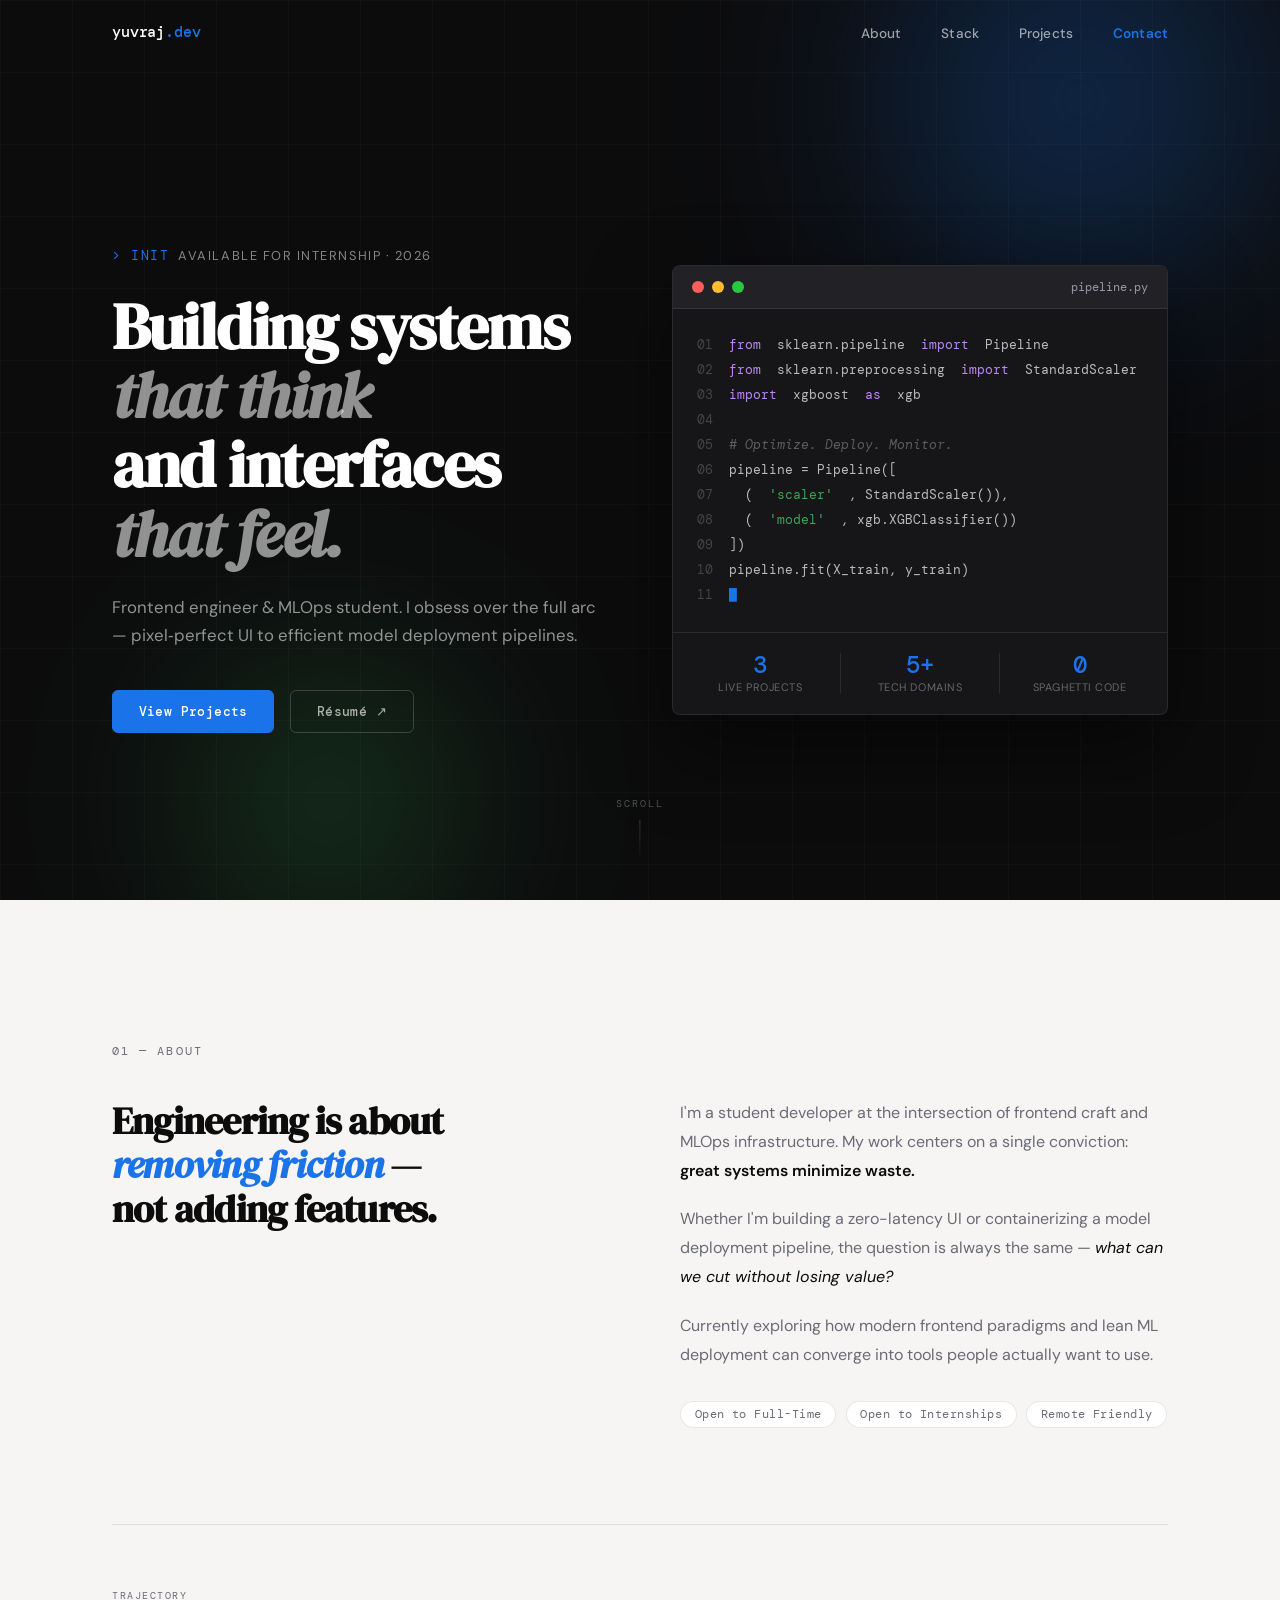
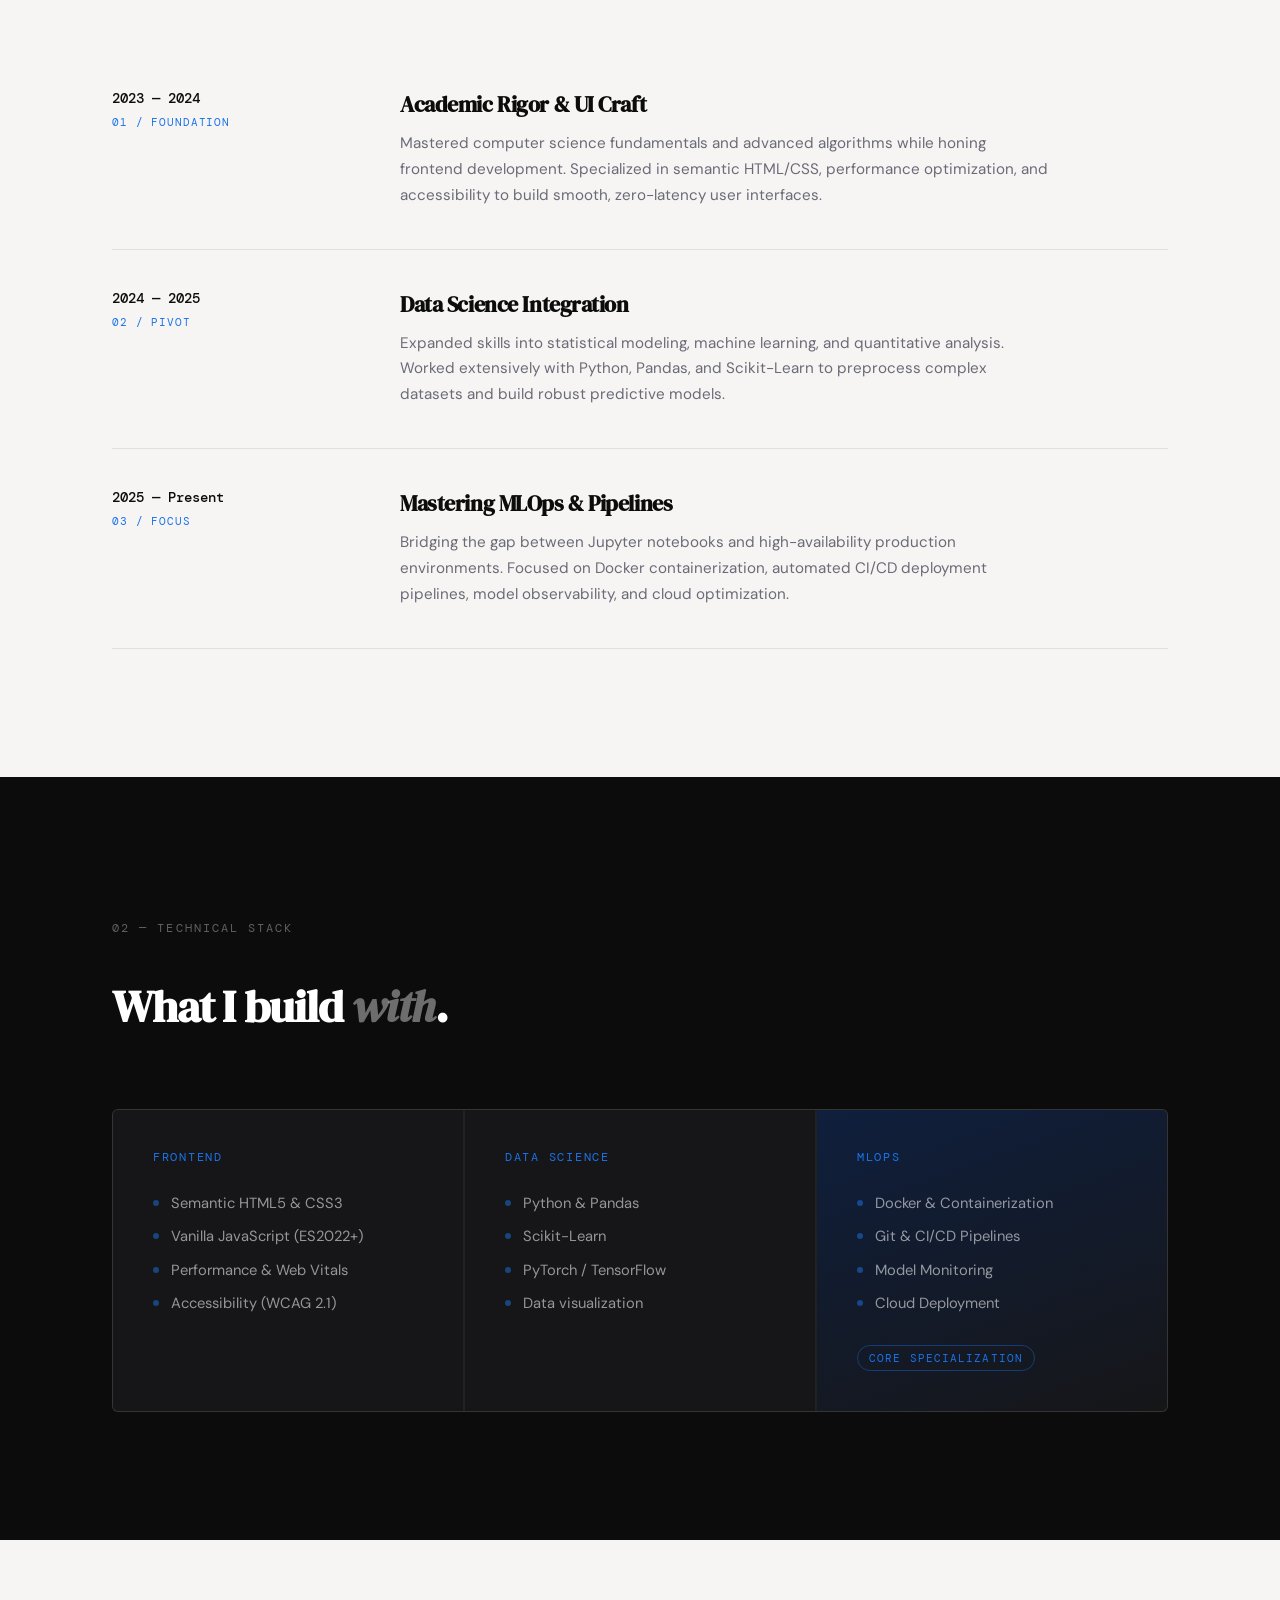
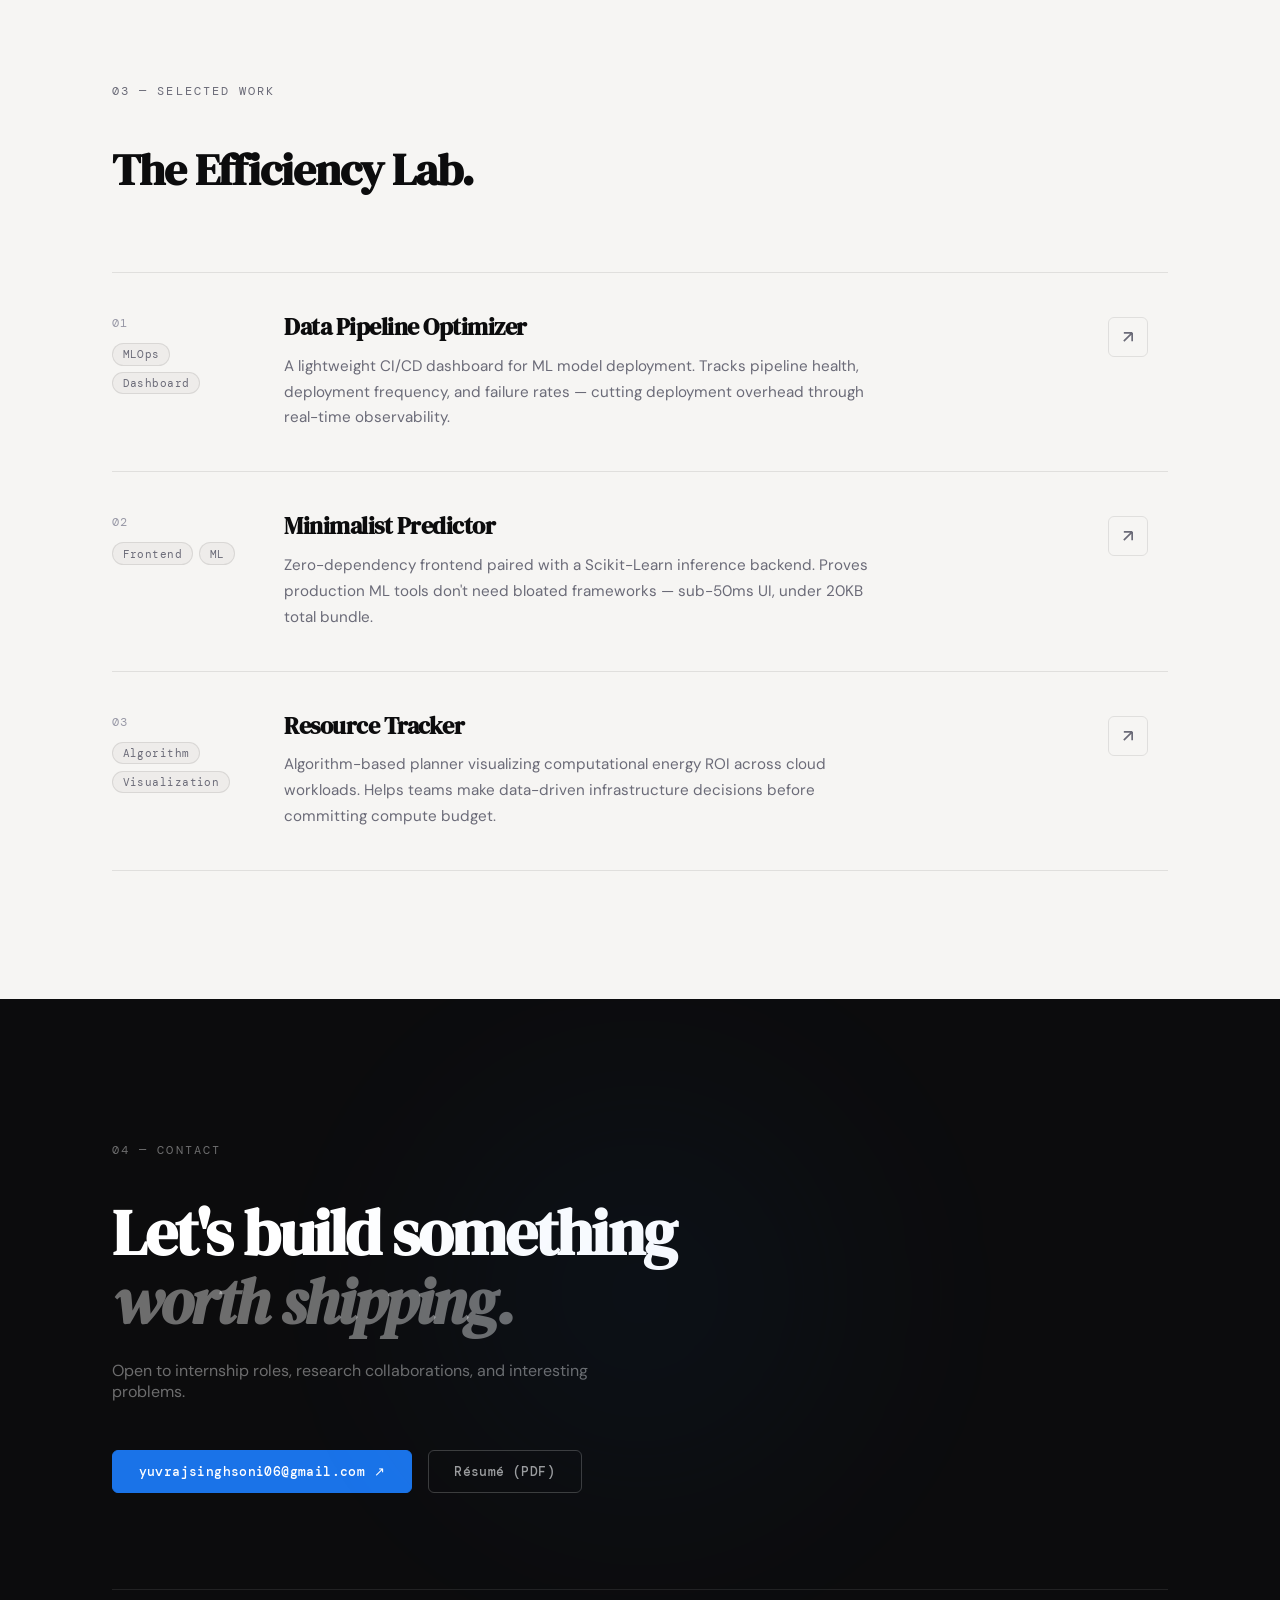
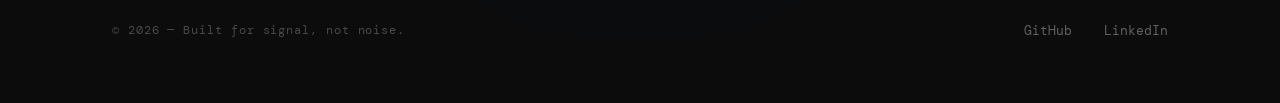
<file: index.html>
<!DOCTYPE html>
<html lang="en">
<head>
    <meta charset="UTF-8">
    <meta name="viewport" content="width=device-width, initial-scale=1.0">
    <title>Yuvraj Singh Soni — Frontend & MLOps Engineer</title>
    <meta name="description" content="Portfolio of Yuvraj Singh Soni, a Frontend & MLOps Engineer specializing in building efficient ML pipelines and pixel-perfect user interfaces.">
    <meta name="author" content="Yuvraj Singh Soni">
    <link rel="preconnect" href="https://fonts.googleapis.com">
    <link rel="preconnect" href="https://fonts.gstatic.com" crossorigin>
    <link href="https://fonts.googleapis.com/css2?family=DM+Serif+Display:ital@0;1&family=DM+Mono:wght@300;400;500&family=DM+Sans:wght@300;400;500;600&display=swap" rel="stylesheet">
    <link rel="stylesheet" href="portfolio.css">
</head>
<body>

    <!-- NAV -->
    <nav id="nav">
        <div class="nav-inner">
            <a href="#home" class="nav-logo">yuvraj<span class="mono">.dev</span></a>
            <ul class="nav-links">
                <li><a href="#about" class="nav-link">About</a></li>
                <li><a href="#stack" class="nav-link">Stack</a></li>
                <li><a href="#projects" class="nav-link">Projects</a></li>
                <li><a href="#contact" class="nav-link cta-link">Contact</a></li>
            </ul>
            <button class="burger" id="burger" aria-label="Menu">
                <span></span><span></span>
            </button>
        </div>
    </nav>

    <!-- HERO -->
    <section id="home" class="hero">
        <div class="hero-bg">
            <div class="grid-overlay"></div>
            <div class="blob blob-1"></div>
            <div class="blob blob-2"></div>
        </div>

        <div class="hero-inner">
            <div class="hero-text">
                <p class="hero-eyebrow fade-up" style="--delay:0s"><span class="mono accent">&gt; init</span> &nbsp;Available for internship · 2026</p>
                <h1 class="hero-title fade-up" style="--delay:.1s">
                    Building systems<br>
                    <em>that think</em><br>
                    and interfaces<br>
                    <em>that feel.</em>
                </h1>
                <p class="hero-sub fade-up" style="--delay:.22s">
                    Frontend engineer & MLOps student. I obsess over the full arc — pixel‑perfect UI to efficient model deployment pipelines.
                </p>
                <div class="hero-actions fade-up" style="--delay:.34s">
                    <a href="#projects" class="btn-primary">View Projects</a>
                    <a href="resume.pdf" class="btn-ghost" target="_blank">Résumé ↗</a>
                </div>
            </div>

            <div class="hero-card fade-up" style="--delay:.28s">
                <div class="terminal">
                    <div class="terminal-bar">
                        <span class="dot red"></span>
                        <span class="dot yellow"></span>
                        <span class="dot green"></span>
                        <span class="terminal-title mono">pipeline.py</span>
                    </div>
                    <div class="terminal-body mono" id="terminal-body">
                        <div class="t-line"><span class="t-dim">01</span> <span class="t-kw">from</span> sklearn.pipeline <span class="t-kw">import</span> Pipeline</div>
                        <div class="t-line"><span class="t-dim">02</span> <span class="t-kw">from</span> sklearn.preprocessing <span class="t-kw">import</span> StandardScaler</div>
                        <div class="t-line"><span class="t-dim">03</span> <span class="t-kw">import</span> xgboost <span class="t-kw">as</span> xgb</div>
                        <div class="t-line"><span class="t-dim">04</span> </div>
                        <div class="t-line"><span class="t-dim">05</span> <span class="t-comment"># Optimize. Deploy. Monitor.</span></div>
                        <div class="t-line"><span class="t-dim">06</span> pipeline = Pipeline([</div>
                        <div class="t-line"><span class="t-dim">07</span> &nbsp;&nbsp;(<span class="t-str">'scaler'</span>, StandardScaler()),</div>
                        <div class="t-line"><span class="t-dim">08</span> &nbsp;&nbsp;(<span class="t-str">'model'</span>, xgb.XGBClassifier())</div>
                        <div class="t-line"><span class="t-dim">09</span> ])</div>
                        <div class="t-line"><span class="t-dim">10</span> pipeline.fit(X_train, y_train)</div>
                        <div class="t-line t-cursor"><span class="t-dim">11</span> <span class="cursor-block">█</span></div>
                    </div>
                </div>

                <div class="stat-strip">
                    <div class="stat">
                        <span class="stat-n accent mono">3</span>
                        <span class="stat-l">Live Projects</span>
                    </div>
                    <div class="stat-div"></div>
                    <div class="stat">
                        <span class="stat-n accent mono">5+</span>
                        <span class="stat-l">Tech Domains</span>
                    </div>
                    <div class="stat-div"></div>
                    <div class="stat">
                        <span class="stat-n accent mono">0</span>
                        <span class="stat-l">Spaghetti Code</span>
                    </div>
                </div>
            </div>
        </div>

        <div class="scroll-cue">
            <span class="mono">scroll</span>
            <div class="scroll-line"></div>
        </div>
    </section>

    <!-- ABOUT -->
    <section id="about" class="about">
        <div class="container">
            <div class="section-label mono">01 &mdash; about</div>
            <div class="about-grid">
                <div class="about-headline">
                    <h2>Engineering is about<br><em>removing friction</em> —<br>not adding features.</h2>
                </div>
                <div class="about-body">
                    <p>
                        I'm a student developer at the intersection of frontend craft and MLOps infrastructure. My work centers on a single conviction: <strong>great systems minimize waste.</strong>
                    </p>
                    <p>
                        Whether I'm building a zero-latency UI or containerizing a model deployment pipeline, the question is always the same — <em>what can we cut without losing value?</em>
                    </p>
                    <p>
                        Currently exploring how modern frontend paradigms and lean ML deployment can converge into tools people actually want to use.
                    </p>
                    <div class="about-tags">
                        <span class="chip">Open to Full-Time</span>
                        <span class="chip">Open to Internships</span>
                        <span class="chip">Remote Friendly</span>
                    </div>
                </div>
            </div>

            <!-- TRAJECTORY TIMELINE -->
            <div class="trajectory-wrapper">
                <div class="section-label-sub mono">trajectory</div>
                <div class="timeline">
                    <div class="timeline-item">
                        <div class="timeline-meta">
                            <span class="timeline-date mono">2023 &mdash; 2024</span>
                            <span class="timeline-phase mono">01 / Foundation</span>
                        </div>
                        <div class="timeline-content">
                            <h3>Academic Rigor & UI Craft</h3>
                            <p>Mastered computer science fundamentals and advanced algorithms while honing frontend development. Specialized in semantic HTML/CSS, performance optimization, and accessibility to build smooth, zero-latency user interfaces.</p>
                        </div>
                    </div>
                    <div class="timeline-item">
                        <div class="timeline-meta">
                            <span class="timeline-date mono">2024 &mdash; 2025</span>
                            <span class="timeline-phase mono">02 / Pivot</span>
                        </div>
                        <div class="timeline-content">
                            <h3>Data Science Integration</h3>
                            <p>Expanded skills into statistical modeling, machine learning, and quantitative analysis. Worked extensively with Python, Pandas, and Scikit-Learn to preprocess complex datasets and build robust predictive models.</p>
                        </div>
                    </div>
                    <div class="timeline-item">
                        <div class="timeline-meta">
                            <span class="timeline-date mono">2025 &mdash; Present</span>
                            <span class="timeline-phase mono">03 / Focus</span>
                        </div>
                        <div class="timeline-content">
                            <h3>Mastering MLOps & Pipelines</h3>
                            <p>Bridging the gap between Jupyter notebooks and high-availability production environments. Focused on Docker containerization, automated CI/CD deployment pipelines, model observability, and cloud optimization.</p>
                        </div>
                    </div>
                </div>
            </div>
        </div>
    </section>

    <!-- STACK -->
    <section id="stack" class="stack-section">
        <div class="container">
            <div class="section-label mono">02 &mdash; technical stack</div>
            <h2 class="section-title">What I build <em>with</em>.</h2>

            <div class="stack-grid">

                <div class="stack-col">
                    <div class="stack-header mono">Frontend</div>
                    <ul class="stack-list">
                        <li><span class="stack-dot"></span>Semantic HTML5 &amp; CSS3</li>
                        <li><span class="stack-dot"></span>Vanilla JavaScript (ES2022+)</li>
                        <li><span class="stack-dot"></span>Performance &amp; Web Vitals</li>
                        <li><span class="stack-dot"></span>Accessibility (WCAG 2.1)</li>
                    </ul>
                </div>

                <div class="stack-col">
                    <div class="stack-header mono">Data Science</div>
                    <ul class="stack-list">
                        <li><span class="stack-dot"></span>Python &amp; Pandas</li>
                        <li><span class="stack-dot"></span>Scikit-Learn</li>
                        <li><span class="stack-dot"></span>PyTorch / TensorFlow</li>
                        <li><span class="stack-dot"></span>Data visualization</li>
                    </ul>
                </div>

                <div class="stack-col stack-col--featured">
                    <div class="stack-header mono">MLOps</div>
                    <ul class="stack-list">
                        <li><span class="stack-dot"></span>Docker &amp; Containerization</li>
                        <li><span class="stack-dot"></span>Git &amp; CI/CD Pipelines</li>
                        <li><span class="stack-dot"></span>Model Monitoring</li>
                        <li><span class="stack-dot"></span>Cloud Deployment</li>
                    </ul>
                    <div class="stack-badge mono">Core Specialization</div>
                </div>

            </div>
        </div>
    </section>

    <!-- PROJECTS -->
    <section id="projects" class="projects-section">
        <div class="container">
            <div class="section-label mono">03 &mdash; selected work</div>
            <h2 class="section-title">The Efficiency Lab.</h2>

            <div class="projects-list">

                <article class="project-row" data-index="01">
                    <div class="project-meta">
                        <span class="project-num mono">01</span>
                        <div class="project-tags">
                            <span class="ptag">MLOps</span>
                            <span class="ptag">Dashboard</span>
                        </div>
                    </div>
                    <div class="project-body">
                        <h3>Data Pipeline Optimizer</h3>
                        <p>A lightweight CI/CD dashboard for ML model deployment. Tracks pipeline health, deployment frequency, and failure rates — cutting deployment overhead through real-time observability.</p>
                    </div>
                    <div class="project-links">
                        <a href="#" class="project-link" aria-label="View project">
                            <svg width="20" height="20" viewBox="0 0 24 24" fill="none" stroke="currentColor" stroke-width="2"><path d="M7 17L17 7M17 7H7M17 7V17"/></svg>
                        </a>
                    </div>
                </article>

                <article class="project-row" data-index="02">
                    <div class="project-meta">
                        <span class="project-num mono">02</span>
                        <div class="project-tags">
                            <span class="ptag">Frontend</span>
                            <span class="ptag">ML</span>
                        </div>
                    </div>
                    <div class="project-body">
                        <h3>Minimalist Predictor</h3>
                        <p>Zero-dependency frontend paired with a Scikit-Learn inference backend. Proves production ML tools don't need bloated frameworks — sub-50ms UI, under 20KB total bundle.</p>
                    </div>
                    <div class="project-links">
                        <a href="#" class="project-link" aria-label="View project">
                            <svg width="20" height="20" viewBox="0 0 24 24" fill="none" stroke="currentColor" stroke-width="2"><path d="M7 17L17 7M17 7H7M17 7V17"/></svg>
                        </a>
                    </div>
                </article>

                <article class="project-row" data-index="03">
                    <div class="project-meta">
                        <span class="project-num mono">03</span>
                        <div class="project-tags">
                            <span class="ptag">Algorithm</span>
                            <span class="ptag">Visualization</span>
                        </div>
                    </div>
                    <div class="project-body">
                        <h3>Resource Tracker</h3>
                        <p>Algorithm-based planner visualizing computational energy ROI across cloud workloads. Helps teams make data-driven infrastructure decisions before committing compute budget.</p>
                    </div>
                    <div class="project-links">
                        <a href="#" class="project-link" aria-label="View project">
                            <svg width="20" height="20" viewBox="0 0 24 24" fill="none" stroke="currentColor" stroke-width="2"><path d="M7 17L17 7M17 7H7M17 7V17"/></svg>
                        </a>
                    </div>
                </article>

            </div>
        </div>
    </section>

    <!-- CONTACT / FOOTER -->
    <footer id="contact" class="contact-section">
        <div class="contact-inner">
            <div class="contact-bg">
                <div class="blob blob-3"></div>
            </div>
            <div class="section-label mono" style="color: rgba(255,255,255,.4)">04 &mdash; contact</div>
            <h2 class="contact-title">Let's build something<br><em>worth shipping.</em></h2>
            <p class="contact-sub">Open to internship roles, research collaborations, and interesting problems.</p>
            <div class="contact-actions">
                <a href="mailto:yuvrajsinghsoni06@gmail.com" class="btn-primary">yuvrajsinghsoni06@gmail.com ↗</a>
                <a href="resume.pdf" target="_blank" class="btn-ghost-light">Résumé (PDF)</a>
            </div>
            <div class="footer-bar">
                <span class="mono footer-copy">&copy; 2026 — Built for signal, not noise.</span>
                <div class="social-links">
                    <a href="https://github.com/yuvrajsinghsoni06" target="_blank" class="social-link">GitHub</a>
                    <a href="https://linkedin.com/in/yuvrajsinghsoni" target="_blank" class="social-link">LinkedIn</a>
                </div>
            </div>
        </div>
    </footer>

    <script src="portfolio.js"></script>
</body>
</html>
</file>
<file: portfolio.css>
/* =============================================
   PORTFOLIO.CSS — Google Internship Grade
   DM Serif Display + DM Mono + DM Sans
   Dark/Light split · Precision Accents
   ============================================= */

@import url('https://fonts.googleapis.com/css2?family=DM+Serif+Display:ital@0;1&family=DM+Mono:wght@300;400;500&family=DM+Sans:wght@300;400;500;600&display=swap');

/* ---- TOKENS ---- */
:root {
    --ink:        #0c0c0d;
    --ink-2:      #161618;
    --ink-3:      #222226;
    --muted:      #6b6b78;
    --muted-2:    #9898a6;
    --paper:      #f6f5f3;
    --paper-2:    #eeecea;
    --white:      #ffffff;
    --accent:     #1a73e8;   /* Google Blue */
    --accent-dim: rgba(26, 115, 232, .12);
    --accent-2:   #34a853;   /* Google Green — secondary */
    --border:     rgba(0,0,0,.09);
    --border-d:   rgba(255,255,255,.09);

    --sans:  'DM Sans', sans-serif;
    --serif: 'DM Serif Display', serif;
    --mono:  'DM Mono', monospace;

    --ease: cubic-bezier(0.22, 1, 0.36, 1);
    --r: 6px;
}

/* ---- RESET ---- */
*, *::before, *::after { margin:0; padding:0; box-sizing:border-box; }
html { scroll-behavior: smooth; font-size: 16px; }
body {
    font-family: var(--sans);
    background: var(--paper);
    color: var(--ink);
    -webkit-font-smoothing: antialiased;
    overflow-x: hidden;
}
a { text-decoration: none; color: inherit; }
ul { list-style: none; }
img { display: block; max-width: 100%; }

/* ---- UTILS ---- */
.mono { font-family: var(--mono); }
.accent { color: var(--accent); }
.container {
    max-width: 1120px;
    margin: 0 auto;
    padding: 0 2rem;
}
.section-label {
    font-size: .72rem;
    letter-spacing: .18em;
    text-transform: uppercase;
    color: var(--muted);
    margin-bottom: 2.5rem;
}

/* ---- FADE-UP ANIMATION ---- */
.fade-up {
    opacity: 0;
    transform: translateY(28px);
    animation: fadeUp .7s var(--ease) forwards;
    animation-delay: var(--delay, 0s);
}
@keyframes fadeUp {
    to { opacity: 1; transform: translateY(0); }
}

/* ---- NAV ---- */
#nav {
    position: fixed;
    top: 0; left: 0; right: 0;
    z-index: 200;
    transition: background .3s var(--ease), box-shadow .3s var(--ease);
}
#nav.scrolled,
#nav.menu-open {
    background: rgba(246, 245, 243, .92);
    backdrop-filter: blur(14px);
    -webkit-backdrop-filter: blur(14px);
    box-shadow: 0 1px 0 var(--border);
}

/* Scrolled vs Non-scrolled Nav State Contrast Rules */
#nav:not(.scrolled):not(.menu-open) .nav-logo {
    color: var(--white);
}
#nav:not(.scrolled):not(.menu-open) .nav-link {
    color: rgba(255, 255, 255, 0.6);
}
#nav:not(.scrolled):not(.menu-open) .nav-link:hover {
    color: var(--white);
}
#nav:not(.scrolled):not(.menu-open) .burger span {
    background: var(--white);
}

/* Active Nav Links Highlight States */
.nav-link.active {
    color: var(--ink);
}
.nav-link.active::after {
    width: 100%;
}
#nav:not(.scrolled):not(.menu-open) .nav-link.active {
    color: var(--white);
}
#nav:not(.scrolled):not(.menu-open) .nav-link.active::after {
    background: var(--white);
}

.nav-inner {
    max-width: 1120px;
    margin: 0 auto;
    padding: 0 2rem;
    height: 64px;
    display: flex;
    align-items: center;
    justify-content: space-between;
}
.nav-logo {
    font-family: var(--mono);
    font-size: .95rem;
    font-weight: 500;
    color: var(--ink);
    letter-spacing: -.01em;
}
.nav-logo .mono { color: var(--accent); }
.nav-links {
    display: flex;
    gap: 2.5rem;
    align-items: center;
}
.nav-link {
    font-size: .85rem;
    font-weight: 500;
    color: var(--muted);
    letter-spacing: .01em;
    transition: color .25s;
    position: relative;
}
.nav-link::after {
    content: '';
    position: absolute;
    bottom: -3px; left: 0;
    width: 0; height: 1.5px;
    background: var(--accent);
    transition: width .3s var(--ease);
}
.nav-link:hover { color: var(--ink); }
.nav-link:hover::after { width: 100%; }
.cta-link {
    color: var(--accent) !important;
    font-weight: 600;
}
.burger {
    display: none;
    flex-direction: column;
    gap: 5px;
    background: none;
    border: none;
    cursor: pointer;
    padding: 4px;
}
.burger span {
    display: block;
    width: 22px;
    height: 2px;
    background: var(--ink);
    border-radius: 2px;
    transition: all .3s var(--ease);
}
.burger.active span:nth-child(1) {
    transform: translateY(3.5px) rotate(45deg);
}
.burger.active span:nth-child(2) {
    transform: translateY(-3.5px) rotate(-45deg);
}

/* ---- HERO ---- */
.hero {
    position: relative;
    min-height: 100vh;
    background: var(--ink);
    color: var(--white);
    display: flex;
    flex-direction: column;
    justify-content: center;
    overflow: hidden;
    padding-top: 64px;
}
.hero-bg {
    position: absolute;
    inset: 0;
    pointer-events: none;
    overflow: hidden;
}
.grid-overlay {
    position: absolute;
    inset: 0;
    background-image:
        linear-gradient(rgba(255,255,255,.025) 1px, transparent 1px),
        linear-gradient(90deg, rgba(255,255,255,.025) 1px, transparent 1px);
    background-size: 72px 72px;
}
.blob {
    position: absolute;
    border-radius: 50%;
    filter: blur(90px);
    opacity: .35;
}
.blob-1 {
    width: 600px; height: 600px;
    background: radial-gradient(circle, #1a73e8 0%, transparent 70%);
    top: -200px; right: -100px;
    animation: drift 12s ease-in-out infinite alternate;
}
.blob-2 {
    width: 400px; height: 400px;
    background: radial-gradient(circle, #34a853 0%, transparent 70%);
    bottom: -100px; left: 10%;
    animation: drift 9s ease-in-out infinite alternate-reverse;
}
@keyframes drift {
    from { transform: translate(0, 0) scale(1); }
    to   { transform: translate(30px, -40px) scale(1.08); }
}

.hero-inner {
    position: relative;
    z-index: 2;
    max-width: 1120px;
    margin: 0 auto;
    padding: 5rem 2rem 4rem;
    display: grid;
    grid-template-columns: 1fr 1fr;
    gap: 4rem;
    align-items: center;
}
.hero-eyebrow {
    font-size: .8rem;
    letter-spacing: .12em;
    color: rgba(255,255,255,.5);
    margin-bottom: 1.75rem;
    text-transform: uppercase;
}
.hero-eyebrow .accent { color: var(--accent); }
.hero-title {
    font-family: var(--serif);
    font-size: clamp(2.6rem, 5vw, 4.2rem);
    line-height: 1.08;
    margin-bottom: 1.5rem;
    letter-spacing: -.02em;
}
.hero-title em {
    font-style: italic;
    color: rgba(255,255,255,.55);
}
.hero-sub {
    font-size: 1.05rem;
    color: rgba(255,255,255,.55);
    line-height: 1.7;
    max-width: 46ch;
    margin-bottom: 2.5rem;
}
.hero-actions {
    display: flex;
    gap: 1rem;
    align-items: center;
    flex-wrap: wrap;
}

/* ---- TERMINAL CARD ---- */
.hero-card {
    background: var(--ink-2);
    border: 1px solid var(--border-d);
    border-radius: calc(var(--r) + 2px);
    overflow: hidden;
    box-shadow: 0 32px 80px rgba(0,0,0,.5);
}
.terminal { }
.terminal-bar {
    display: flex;
    align-items: center;
    gap: .5rem;
    padding: .85rem 1.2rem;
    background: var(--ink-3);
    border-bottom: 1px solid var(--border-d);
}
.dot {
    width: 12px; height: 12px;
    border-radius: 50%;
}
.dot.red    { background: #ff5f57; }
.dot.yellow { background: #febc2e; }
.dot.green  { background: #28c840; }
.terminal-title {
    margin-left: auto;
    font-size: .72rem;
    color: var(--muted-2);
}
.terminal-body {
    padding: 1.5rem;
    font-size: .82rem;
    line-height: 1.9;
    color: rgba(255,255,255,.7);
}
.t-line { display: flex; gap: 1rem; }
.t-dim   { color: rgba(255,255,255,.2); user-select: none; min-width: 1.5ch; }
.t-kw    { color: #c084fc; }
.t-str   { color: var(--accent-2); }
.t-comment { color: rgba(255,255,255,.3); font-style: italic; }
.cursor-block {
    display: inline-block;
    color: var(--accent);
    animation: blink .9s step-end infinite;
}
@keyframes blink { 50% { opacity: 0; } }

.stat-strip {
    display: flex;
    align-items: center;
    padding: 1.25rem 1.5rem;
    border-top: 1px solid var(--border-d);
    gap: 1rem;
}
.stat {
    display: flex;
    flex-direction: column;
    gap: .2rem;
    flex: 1;
    text-align: center;
}
.stat-n {
    font-size: 1.5rem;
    font-weight: 500;
    line-height: 1;
}
.stat-l {
    font-size: .68rem;
    color: rgba(255,255,255,.35);
    letter-spacing: .05em;
    text-transform: uppercase;
}
.stat-div {
    width: 1px;
    height: 2.5rem;
    background: var(--border-d);
}

/* ---- SCROLL CUE ---- */
.scroll-cue {
    position: absolute;
    bottom: 2.5rem;
    left: 50%;
    transform: translateX(-50%);
    z-index: 2;
    display: flex;
    flex-direction: column;
    align-items: center;
    gap: .6rem;
    opacity: .4;
    animation: fadeIn 1.5s 1.5s both;
}
@keyframes fadeIn { from { opacity: 0; } to { opacity: .4; } }
.scroll-cue span {
    font-size: .65rem;
    letter-spacing: .18em;
    text-transform: uppercase;
    color: rgba(255,255,255,.7);
}
.scroll-line {
    width: 1px;
    height: 40px;
    background: linear-gradient(to bottom, rgba(255,255,255,.5), transparent);
    animation: scrollPulse 2s ease-in-out infinite;
}
@keyframes scrollPulse {
    0%, 100% { transform: scaleY(1); opacity: .6; }
    50% { transform: scaleY(.6); opacity: .2; }
}

/* ---- BUTTONS ---- */
.btn-primary {
    display: inline-flex;
    align-items: center;
    gap: .4rem;
    font-family: var(--mono);
    font-size: .82rem;
    font-weight: 500;
    letter-spacing: .03em;
    padding: .75rem 1.6rem;
    background: var(--accent);
    color: var(--white);
    border-radius: var(--r);
    border: 1.5px solid var(--accent);
    transition: background .25s, transform .2s var(--ease), box-shadow .25s;
    cursor: pointer;
}
.btn-primary:hover {
    background: #1558c0;
    border-color: #1558c0;
    transform: translateY(-1px);
    box-shadow: 0 8px 24px rgba(26, 115, 232, .35);
}
.btn-ghost {
    display: inline-flex;
    align-items: center;
    gap: .4rem;
    font-family: var(--mono);
    font-size: .82rem;
    font-weight: 500;
    letter-spacing: .03em;
    padding: .75rem 1.6rem;
    background: transparent;
    color: rgba(255,255,255,.65);
    border-radius: var(--r);
    border: 1.5px solid rgba(255,255,255,.18);
    transition: color .25s, border-color .25s, transform .2s var(--ease);
    cursor: pointer;
}
.btn-ghost:hover {
    color: var(--white);
    border-color: rgba(255,255,255,.5);
    transform: translateY(-1px);
}
.btn-ghost-light {
    display: inline-flex;
    align-items: center;
    gap: .4rem;
    font-family: var(--mono);
    font-size: .82rem;
    font-weight: 500;
    letter-spacing: .03em;
    padding: .75rem 1.6rem;
    background: transparent;
    color: rgba(255,255,255,.6);
    border-radius: var(--r);
    border: 1.5px solid rgba(255,255,255,.2);
    transition: color .25s, border-color .25s, transform .2s;
}
.btn-ghost-light:hover {
    color: var(--white);
    border-color: rgba(255,255,255,.5);
    transform: translateY(-1px);
}

/* ---- ABOUT ---- */
.about {
    background: var(--paper);
    padding: 9rem 0 8rem;
}
.about-grid {
    display: grid;
    grid-template-columns: 1fr 1fr;
    gap: 5rem;
    align-items: start;
}
.about-headline h2 {
    font-family: var(--serif);
    font-size: clamp(1.9rem, 3vw, 2.8rem);
    line-height: 1.15;
    letter-spacing: -.02em;
    color: var(--ink);
}
.about-headline h2 em {
    font-style: italic;
    color: var(--accent);
}
.about-body p {
    font-size: 1rem;
    color: var(--muted);
    line-height: 1.8;
    margin-bottom: 1.25rem;
    max-width: 52ch;
}
.about-body p strong { color: var(--ink); font-weight: 600; }
.about-body p em { font-style: italic; color: var(--ink); }
.about-tags {
    display: flex;
    gap: .6rem;
    flex-wrap: wrap;
    margin-top: 2rem;
}
.chip {
    font-family: var(--mono);
    font-size: .72rem;
    letter-spacing: .04em;
    padding: .3rem .85rem;
    border: 1px solid var(--border);
    border-radius: 100px;
    color: var(--muted);
    background: var(--white);
    transition: border-color .25s, color .25s;
}
.chip:hover {
    border-color: var(--accent);
    color: var(--accent);
}

/* ---- STACK ---- */
.stack-section {
    background: var(--ink);
    color: var(--white);
    padding: 9rem 0 8rem;
}
.stack-section .section-label { color: rgba(255,255,255,.35); }
.section-title {
    font-family: var(--serif);
    font-size: clamp(2rem, 3.5vw, 3rem);
    letter-spacing: -.025em;
    margin-bottom: 4.5rem;
    color: var(--white);
}
.section-title em {
    font-style: italic;
    color: rgba(255,255,255,.4);
}
.stack-grid {
    display: grid;
    grid-template-columns: repeat(3, 1fr);
    gap: 2px;
    background: var(--border-d);
    border: 1px solid var(--border-d);
    border-radius: var(--r);
    overflow: hidden;
}
.stack-col {
    background: var(--ink-2);
    padding: 2.5rem;
    position: relative;
    transition: background .25s;
}
.stack-col:hover { background: #1e1e22; }
.stack-col--featured {
    background: linear-gradient(160deg, #0f1f3d 0%, var(--ink-2) 100%);
}
.stack-col--featured:hover { background: linear-gradient(160deg, #122348 0%, #1a1a20 100%); }
.stack-header {
    font-size: .72rem;
    letter-spacing: .15em;
    text-transform: uppercase;
    color: var(--accent);
    margin-bottom: 1.75rem;
}
.stack-list { display: flex; flex-direction: column; gap: .85rem; }
.stack-list li {
    font-size: .92rem;
    color: rgba(255,255,255,.55);
    display: flex;
    align-items: center;
    gap: .75rem;
    transition: color .2s;
}
.stack-col:hover .stack-list li { color: rgba(255,255,255,.75); }
.stack-dot {
    width: 6px; height: 6px;
    border-radius: 50%;
    background: var(--accent);
    flex-shrink: 0;
    opacity: .5;
}
.stack-badge {
    margin-top: 2rem;
    display: inline-block;
    font-size: .68rem;
    letter-spacing: .1em;
    text-transform: uppercase;
    padding: .3rem .7rem;
    border: 1px solid rgba(26, 115, 232, .4);
    border-radius: 100px;
    color: var(--accent);
}

/* ---- PROJECTS ---- */
.projects-section {
    background: var(--paper);
    padding: 9rem 0 8rem;
}
.projects-section .section-title { color: var(--ink); }
.projects-section .section-title em { color: var(--muted-2); }
.projects-list {
    display: flex;
    flex-direction: column;
    border-top: 1px solid var(--border);
}
.project-row {
    display: grid;
    grid-template-columns: 140px 1fr 60px;
    gap: 2rem;
    align-items: start;
    padding: 2.5rem 0;
    border-bottom: 1px solid var(--border);
    transition: background .25s;
    cursor: default;
    position: relative;
}
.project-row::before {
    content: '';
    position: absolute;
    inset: 0 -2rem;
    background: var(--accent-dim);
    opacity: 0;
    border-radius: var(--r);
    transition: opacity .3s;
    pointer-events: none;
}
.project-row:hover::before { opacity: 1; }
.project-meta {
    display: flex;
    flex-direction: column;
    gap: .75rem;
    padding-top: .2rem;
}
.project-num {
    font-size: .72rem;
    letter-spacing: .12em;
    color: var(--muted-2);
}
.project-tags { display: flex; flex-wrap: wrap; gap: .4rem; }
.ptag {
    font-family: var(--mono);
    font-size: .68rem;
    letter-spacing: .04em;
    padding: .2rem .6rem;
    background: var(--paper-2);
    border: 1px solid var(--border);
    border-radius: 100px;
    color: var(--muted);
    transition: border-color .2s, color .2s;
}
.project-row:hover .ptag {
    border-color: rgba(26, 115, 232, .3);
    color: var(--accent);
}
.project-body h3 {
    font-family: var(--serif);
    font-size: 1.5rem;
    letter-spacing: -.02em;
    color: var(--ink);
    margin-bottom: .75rem;
    line-height: 1.2;
    transition: color .2s;
}
.project-row:hover .project-body h3 { color: var(--accent); }
.project-body p {
    font-size: .95rem;
    color: var(--muted);
    line-height: 1.7;
    max-width: 60ch;
}
.project-links {
    display: flex;
    align-items: flex-start;
    padding-top: .25rem;
}
.project-link {
    display: flex;
    align-items: center;
    justify-content: center;
    width: 40px; height: 40px;
    border-radius: var(--r);
    border: 1px solid var(--border);
    color: var(--muted);
    transition: border-color .25s, color .25s, transform .2s var(--ease);
}
.project-link:hover {
    border-color: var(--accent);
    color: var(--accent);
    transform: translate(2px, -2px);
}

/* ---- CONTACT / FOOTER ---- */
.contact-section {
    position: relative;
    background: var(--ink);
    color: var(--white);
    padding: 9rem 0 4rem;
    overflow: hidden;
}
.contact-inner {
    position: relative;
    z-index: 2;
    max-width: 1120px;
    margin: 0 auto;
    padding: 0 2rem;
}
.contact-bg {
    position: absolute;
    inset: 0;
    pointer-events: none;
}
.blob-3 {
    width: 700px; height: 700px;
    background: radial-gradient(circle, rgba(26,115,232,.18) 0%, transparent 65%);
    top: -200px; left: 50%;
    transform: translateX(-50%);
}
.contact-title {
    font-family: var(--serif);
    font-size: clamp(2.5rem, 5vw, 4.5rem);
    letter-spacing: -.03em;
    line-height: 1.08;
    margin-bottom: 1.5rem;
    max-width: 18ch;
}
.contact-title em {
    font-style: italic;
    color: rgba(255,255,255,.4);
}
.contact-sub {
    font-size: 1rem;
    color: rgba(255,255,255,.4);
    margin-bottom: 3rem;
    max-width: 48ch;
}
.contact-actions {
    display: flex;
    gap: 1rem;
    flex-wrap: wrap;
    margin-bottom: 6rem;
}
.footer-bar {
    display: flex;
    align-items: center;
    justify-content: space-between;
    border-top: 1px solid var(--border-d);
    padding-top: 2rem;
    flex-wrap: wrap;
    gap: 1rem;
}
.footer-copy {
    font-size: .72rem;
    letter-spacing: .08em;
    color: rgba(255,255,255,.25);
}
.social-links { display: flex; gap: 2rem; }
.social-link {
    font-size: .82rem;
    color: rgba(255,255,255,.35);
    font-family: var(--mono);
    transition: color .2s;
}
.social-link:hover { color: var(--white); }

/* ---- INTERSECTION OBSERVER REVEAL ---- */
.reveal {
    opacity: 0;
    transform: translateY(30px);
    transition: opacity .7s var(--ease), transform .7s var(--ease);
}
.reveal.visible {
    opacity: 1;
    transform: translateY(0);
}

/* ---- TRAJECTORY TIMELINE ---- */
.trajectory-wrapper {
    margin-top: 6rem;
    border-top: 1px solid var(--border);
    padding-top: 4rem;
}
.section-label-sub {
    font-size: .65rem;
    letter-spacing: .15em;
    text-transform: uppercase;
    color: var(--muted);
    margin-bottom: 3rem;
}
.trajectory-wrapper .timeline {
    display: flex;
    flex-direction: column;
    gap: 0;
    position: relative;
}
.timeline-item {
    display: grid;
    grid-template-columns: 240px 1fr;
    gap: 3rem;
    padding: 2.5rem 0;
    border-bottom: 1px solid var(--border);
    position: relative;
    transition: transform .25s var(--ease);
}
.timeline-item:hover {
    transform: translateX(6px);
}
.timeline-meta {
    display: flex;
    flex-direction: column;
    gap: .5rem;
}
.timeline-date {
    font-size: .85rem;
    font-weight: 500;
    color: var(--ink);
}
.timeline-phase {
    font-size: .68rem;
    letter-spacing: .08em;
    text-transform: uppercase;
    color: var(--accent);
}
.timeline-content h3 {
    font-family: var(--serif);
    font-size: 1.35rem;
    letter-spacing: -.02em;
    color: var(--ink);
    margin-bottom: .75rem;
}
.timeline-content p {
    font-size: .95rem;
    color: var(--muted);
    line-height: 1.7;
    max-width: 65ch;
}

/* ---- RESPONSIVE ---- */
@media (max-width: 900px) {
    .hero-inner {
        grid-template-columns: 1fr;
        gap: 3rem;
        padding: 4rem 2rem;
    }
    .hero-title { font-size: clamp(2.2rem, 8vw, 3.2rem); }
    .hero-card { max-width: 500px; }
    .about-grid { grid-template-columns: 1fr; gap: 3rem; }
    .stack-grid { grid-template-columns: 1fr; }
    .project-row { grid-template-columns: 1fr; gap: 1rem; }
    .project-links { display: none; }
    .timeline-item {
        grid-template-columns: 1fr;
        gap: 1rem;
        padding: 2rem 0;
    }
    .timeline-item:hover {
        transform: none;
    }
}
@media (max-width: 620px) {
    .nav-links { display: none; }
    .burger { display: flex; }
    nav ul.open { 
        display: flex; flex-direction: column; 
        position: fixed; inset: 64px 0 0 0;
        background: var(--paper);
        padding: 3rem 2rem;
        gap: 2rem;
        align-items: flex-start;
    }
    .hero-title { font-size: 2.4rem; }
    .contact-actions { flex-direction: column; }
}
</file>
